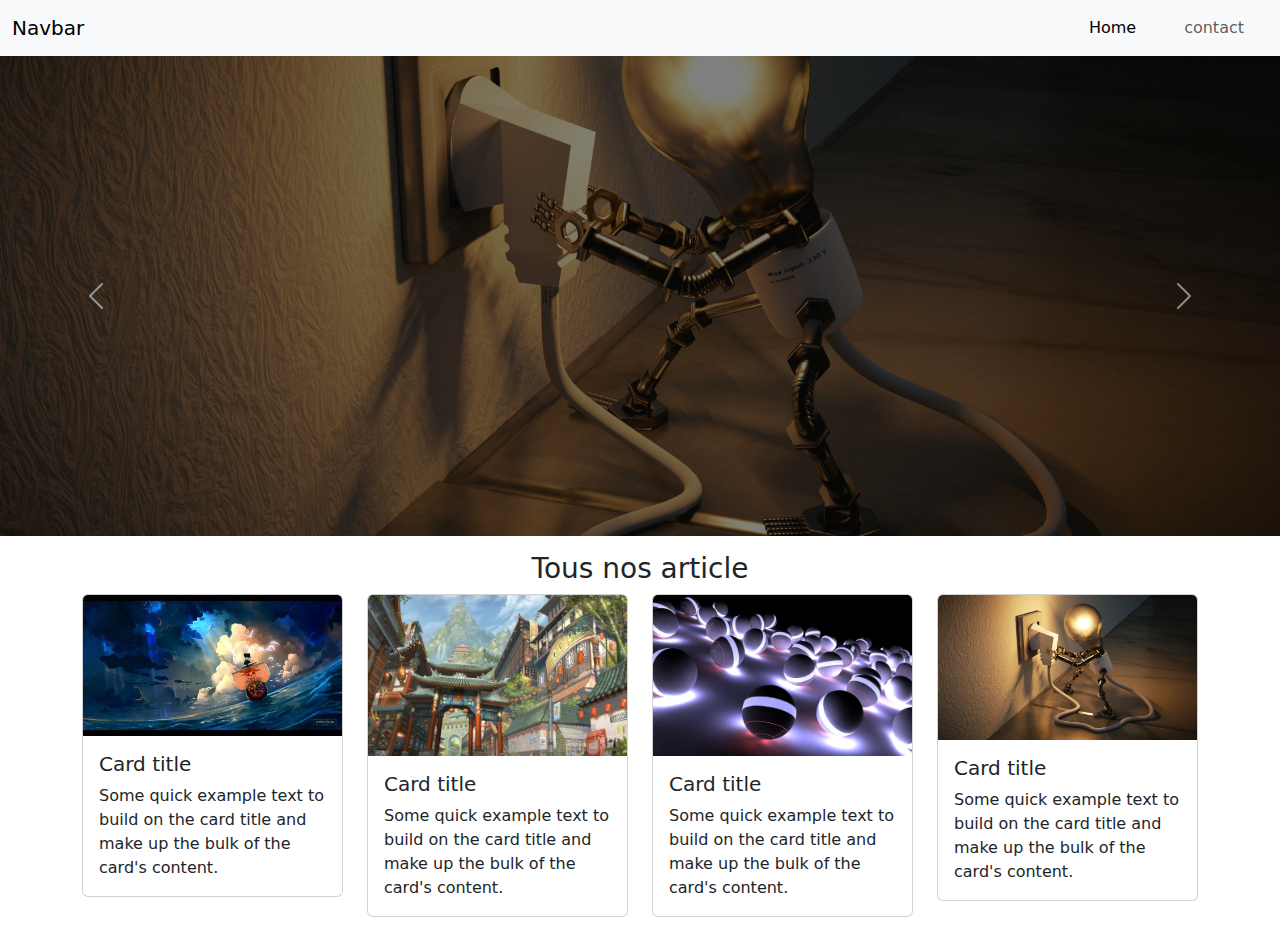
<file: index.html>
<!doctype html>
<html lang="en">
  <head>
    <meta charset="utf-8">
    <meta name="viewport" content="width=device-width, initial-scale=1">
    <title>Bootstrap demo</title>
    <link rel="stylesheet" href="./css/style.css">
    <link href="https://cdn.jsdelivr.net/npm/bootstrap@5.3.3/dist/css/bootstrap.min.css" rel="stylesheet" integrity="sha384-QWTKZyjpPEjISv5WaRU9OFeRpok6YctnYmDr5pNlyT2bRjXh0JMhjY6hW+ALEwIH" crossorigin="anonymous">
  </head>
  <body>

    <nav class="navbar navbar-expand-lg bg-body-tertiary">
        <div class="container-fluid">
          <a class="navbar-brand" href="#">Navbar</a>
          <button class="navbar-toggler" type="button" data-bs-toggle="collapse" data-bs-target="#navbarSupportedContent" aria-controls="navbarSupportedContent" aria-expanded="false" aria-label="Toggle navigation">
            <span class="navbar-toggler-icon"></span>
          </button>
          <div class="collapse navbar-collapse" id="navbarSupportedContent">
            <ul class="navbar-nav ms-auto mb-2 mb-lg-0">
              <li class="nav-item px-3">
                <a class="nav-link active" aria-current="page" href="#">Home</a>
              </li>
              <li class="nav-item px-3">
                <a class="nav-link" href="./page/contact.html">contact</a>
              </li>
      </nav>

      <div id="carouselExample" class="carousel slide">
        <div class="carousel-inner">
          <div class="carousel-item active">
            <img src="./image/img1.jpeg" class="d-block w-100" alt="...">
          </div>
          <div class="carousel-item">
            <img src="./image/img2.jpeg" class="d-block w-100" alt="...">
          </div>
          <div class="carousel-item">
            <img src="./image/img3.jpeg" class="d-block w-100" alt="...">
          </div>
        </div>
        <button class="carousel-control-prev" type="button" data-bs-target="#carouselExample" data-bs-slide="prev">
          <span class="carousel-control-prev-icon" aria-hidden="true"></span>
          <span class="visually-hidden">Previous</span>
        </button>
        <button class="carousel-control-next" type="button" data-bs-target="#carouselExample" data-bs-slide="next">
          <span class="carousel-control-next-icon" aria-hidden="true"></span>
          <span class="visually-hidden">Next</span>
        </button>
      </div>

      <div class="container mt-3">
        <h3 class="text-center">Tous nos article</h3>
        <section class="row">
            <div class="col-lg-3 col-md-6">

                <div class="card mb-3">
                    <img src="./image/img4.jpg" class="card-img-top" alt="...">
                    <div class="card-body">
                      <h5 class="card-title">Card title</h5>
                      <p class="card-text">Some quick example text to build on the card title and make up the bulk of the card's content.</p>
                    </div>
                  </div>
            </div>

            <div class="col-lg-3 col-md-6">

                <div class="card mb-3">
                    <img src="./image/img3.jpeg" class="card-img-top" alt="...">
                    <div class="card-body">
                      <h5 class="card-title">Card title</h5>
                      <p class="card-text">Some quick example text to build on the card title and make up the bulk of the card's content.</p>
                    </div>
                  </div>
            </div>

            <div class="col-lg-3 col-md-6">

                <div class="card mb-3">
                    <img src="./image/img2.jpeg" class="card-img-top" alt="...">
                    <div class="card-body">
                      <h5 class="card-title">Card title</h5>
                      <p class="card-text">Some quick example text to build on the card title and make up the bulk of the card's content.</p>
                    </div>
                  </div>
            </div>

            <div class="col-lg-3 col-md-6">

                <div class="card mb-3">
                    <img src="./image/img1.jpeg" class="card-img-top" alt="...">
                    <div class="card-body">
                      <h5 class="card-title">Card title</h5>
                      <p class="card-text">Some quick example text to build on the card title and make up the bulk of the card's content.</p>
                    </div>
                  </div>
            </div>


        </section>
      </div>
    
    <script src="https://cdn.jsdelivr.net/npm/bootstrap@5.3.3/dist/js/bootstrap.bundle.min.js" integrity="sha384-YvpcrYf0tY3lHB60NNkmXc5s9fDVZLESaAA55NDzOxhy9GkcIdslK1eN7N6jIeHz" crossorigin="anonymous"></script>
  </body>
</html>
</file>
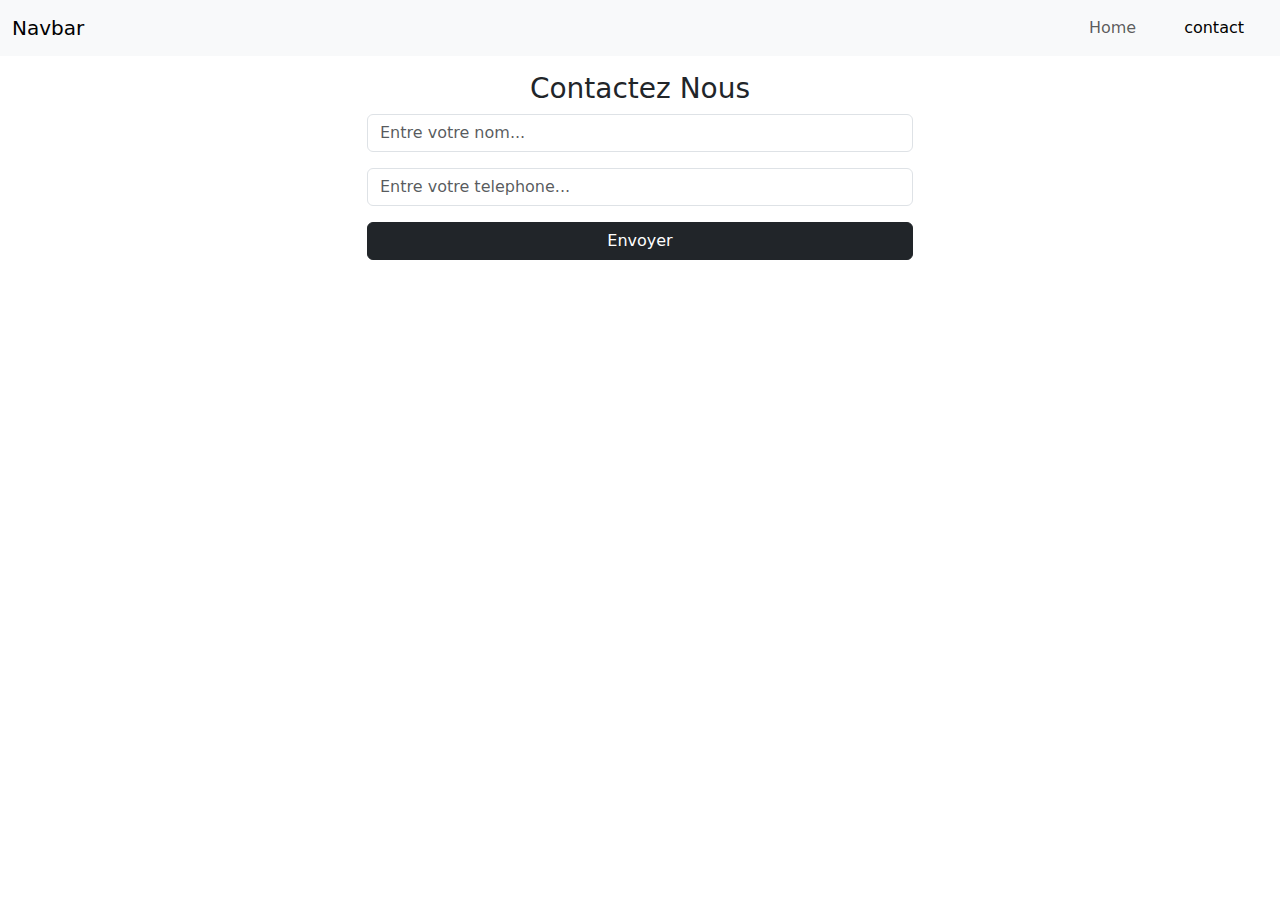
<file: page/contact.html>
<!doctype html>
<html lang="en">
  <head>
    <meta charset="utf-8">
    <meta name="viewport" content="width=device-width, initial-scale=1">
    <title>Bootstrap demo</title>
    <link href="https://cdn.jsdelivr.net/npm/bootstrap@5.3.3/dist/css/bootstrap.min.css" rel="stylesheet" integrity="sha384-QWTKZyjpPEjISv5WaRU9OFeRpok6YctnYmDr5pNlyT2bRjXh0JMhjY6hW+ALEwIH" crossorigin="anonymous">
    <link rel="stylesheet" href="../css/style.css">
  </head>
  <body>

    <nav class="navbar navbar-expand-lg bg-body-tertiary">
        <div class="container-fluid">
          <a class="navbar-brand" href="../index.html">Navbar</a>
          <button class="navbar-toggler" type="button" data-bs-toggle="collapse" data-bs-target="#navbarSupportedContent" aria-controls="navbarSupportedContent" aria-expanded="false" aria-label="Toggle navigation">
            <span class="navbar-toggler-icon"></span>
          </button>
          <div class="collapse navbar-collapse" id="navbarSupportedContent">
            <ul class="navbar-nav ms-auto mb-2 mb-lg-0">
              <li class="nav-item px-3">
                <a class="nav-link" aria-current="page" href="../index.html">Home</a>
              </li>
              <li class="nav-item px-3">
                <a class="nav-link active" href="#">contact</a>
              </li>
      </nav>
      
      <div class="container mt-3">
        <h3 class="text-center">Contactez Nous</h3>
        <section class="row d-flex justify-content-center">
            <div class="col-md-6">
                <form>
                    <div class="mb-3">
                        <input type="text" class="form-control" placeholder="Entre votre nom...">
                        <span class="errornom text-danger"></span>
                    </div>
                    <div class="mb-3">
                        <input type="tel" class="form-control" placeholder="Entre votre telephone...">
                        <span class="errortel text-danger"></span>
                    </div>
                    <button type="submit" class="btn btn-dark w-100">Envoyer</button>
                </form>
            </div>
        </section>
      </div>


    
    <script src="https://cdn.jsdelivr.net/npm/bootstrap@5.3.3/dist/js/bootstrap.bundle.min.js" integrity="sha384-YvpcrYf0tY3lHB60NNkmXc5s9fDVZLESaAA55NDzOxhy9GkcIdslK1eN7N6jIeHz" crossorigin="anonymous"></script>
    <script src="../js/index.js"></script>
  </body>
</html>
</file>
<file: css/style.css>
.carousel-item{
    height: 30rem;
}

.carousel-item img{
    height: 30rem;
    object-fit: cover;
    filter: brightness(50%);
}

@media screen and (max-width:900px) {

    .carousel-item,.carousel-item img{
        height: auto;
    }
    
}
</file>
